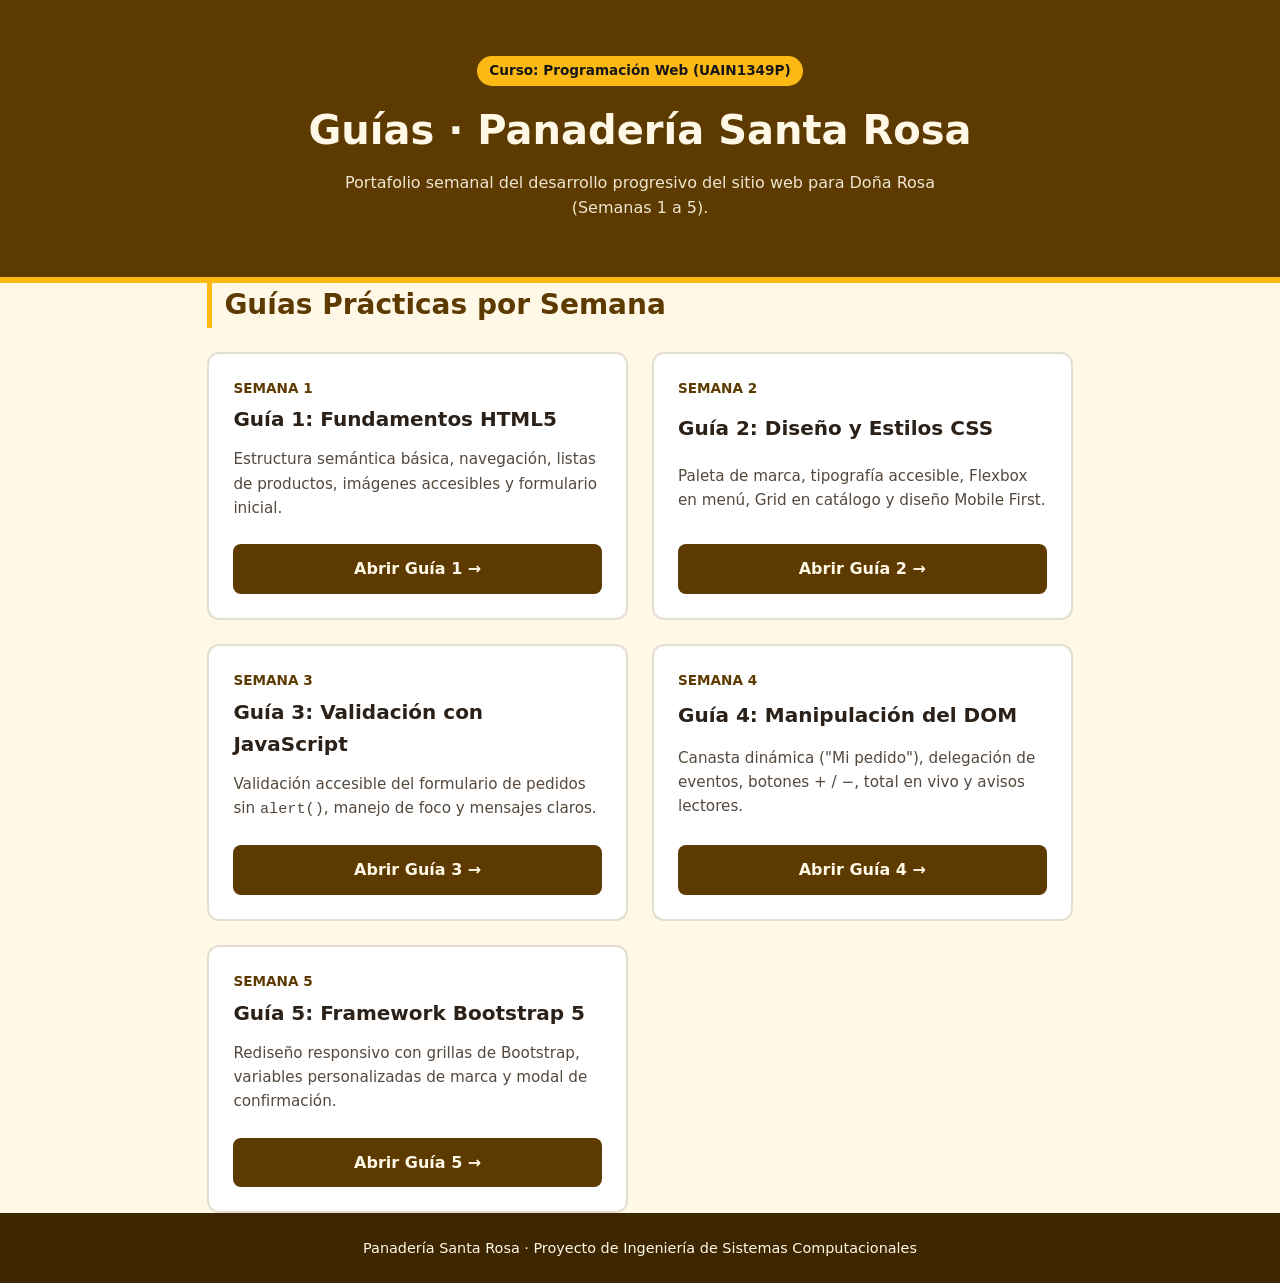
<file: index.html>
<!DOCTYPE html>
<html lang="es">
<head>
  <meta charset="UTF-8">
  <meta name="viewport" content="width=device-width, initial-scale=1.0">
  <title>Guías de Programación Web | Panadería Santa Rosa</title>
  <link rel="stylesheet" href="portal.css">
</head>
<body>
  <header class="hero">
    <div class="container">
      <span class="badge">Curso: Programación Web (UAIN1349P)</span>
      <h1>Guías · Panadería Santa Rosa</h1>
      <p>Portafolio semanal del desarrollo progresivo del sitio web para Doña Rosa (Semanas 1 a 5).</p>
    </div>
  </header>

  <main class="container">
    <section aria-labelledby="titulo-guias">
      <h2 id="titulo-guias">Guías Prácticas por Semana</h2>
      <div class="grid-guias">
        
        <!-- Guía 1 -->
        <article class="card-guia">
          <div class="semana">Semana 1</div>
          <h3>Guía 1: Fundamentos HTML5</h3>
          <p>Estructura semántica básica, navegación, listas de productos, imágenes accesibles y formulario inicial.</p>
          <a href="guia-1/index.html" class="btn-guia">Abrir Guía 1 →</a>
        </article>

        <!-- Guía 2 -->
        <article class="card-guia">
          <div class="semana">Semana 2</div>
          <h3>Guía 2: Diseño y Estilos CSS</h3>
          <p>Paleta de marca, tipografía accesible, Flexbox en menú, Grid en catálogo y diseño Mobile First.</p>
          <a href="guia-2/index.html" class="btn-guia">Abrir Guía 2 →</a>
        </article>

        <!-- Guía 3 -->
        <article class="card-guia">
          <div class="semana">Semana 3</div>
          <h3>Guía 3: Validación con JavaScript</h3>
          <p>Validación accesible del formulario de pedidos sin <code>alert()</code>, manejo de foco y mensajes claros.</p>
          <a href="guia-3/pedidos.html" class="btn-guia">Abrir Guía 3 →</a>
        </article>

        <!-- Guía 4 -->
        <article class="card-guia">
          <div class="semana">Semana 4</div>
          <h3>Guía 4: Manipulación del DOM</h3>
          <p>Canasta dinámica ("Mi pedido"), delegación de eventos, botones + / −, total en vivo y avisos lectores.</p>
          <a href="guia-4/index.html" class="btn-guia">Abrir Guía 4 →</a>
        </article>

        <!-- Guía 5 -->
        <article class="card-guia">
          <div class="semana">Semana 5</div>
          <h3>Guía 5: Framework Bootstrap 5</h3>
          <p>Rediseño responsivo con grillas de Bootstrap, variables personalizadas de marca y modal de confirmación.</p>
          <a href="guia-5/index.html" class="btn-guia">Abrir Guía 5 →</a>
        </article>

      </div>
    </section>
  </main>

  <footer class="footer">
    <p>Panadería Santa Rosa · Proyecto de Ingeniería de Sistemas Computacionales</p>
  </footer>
</body>
</html>
</file>
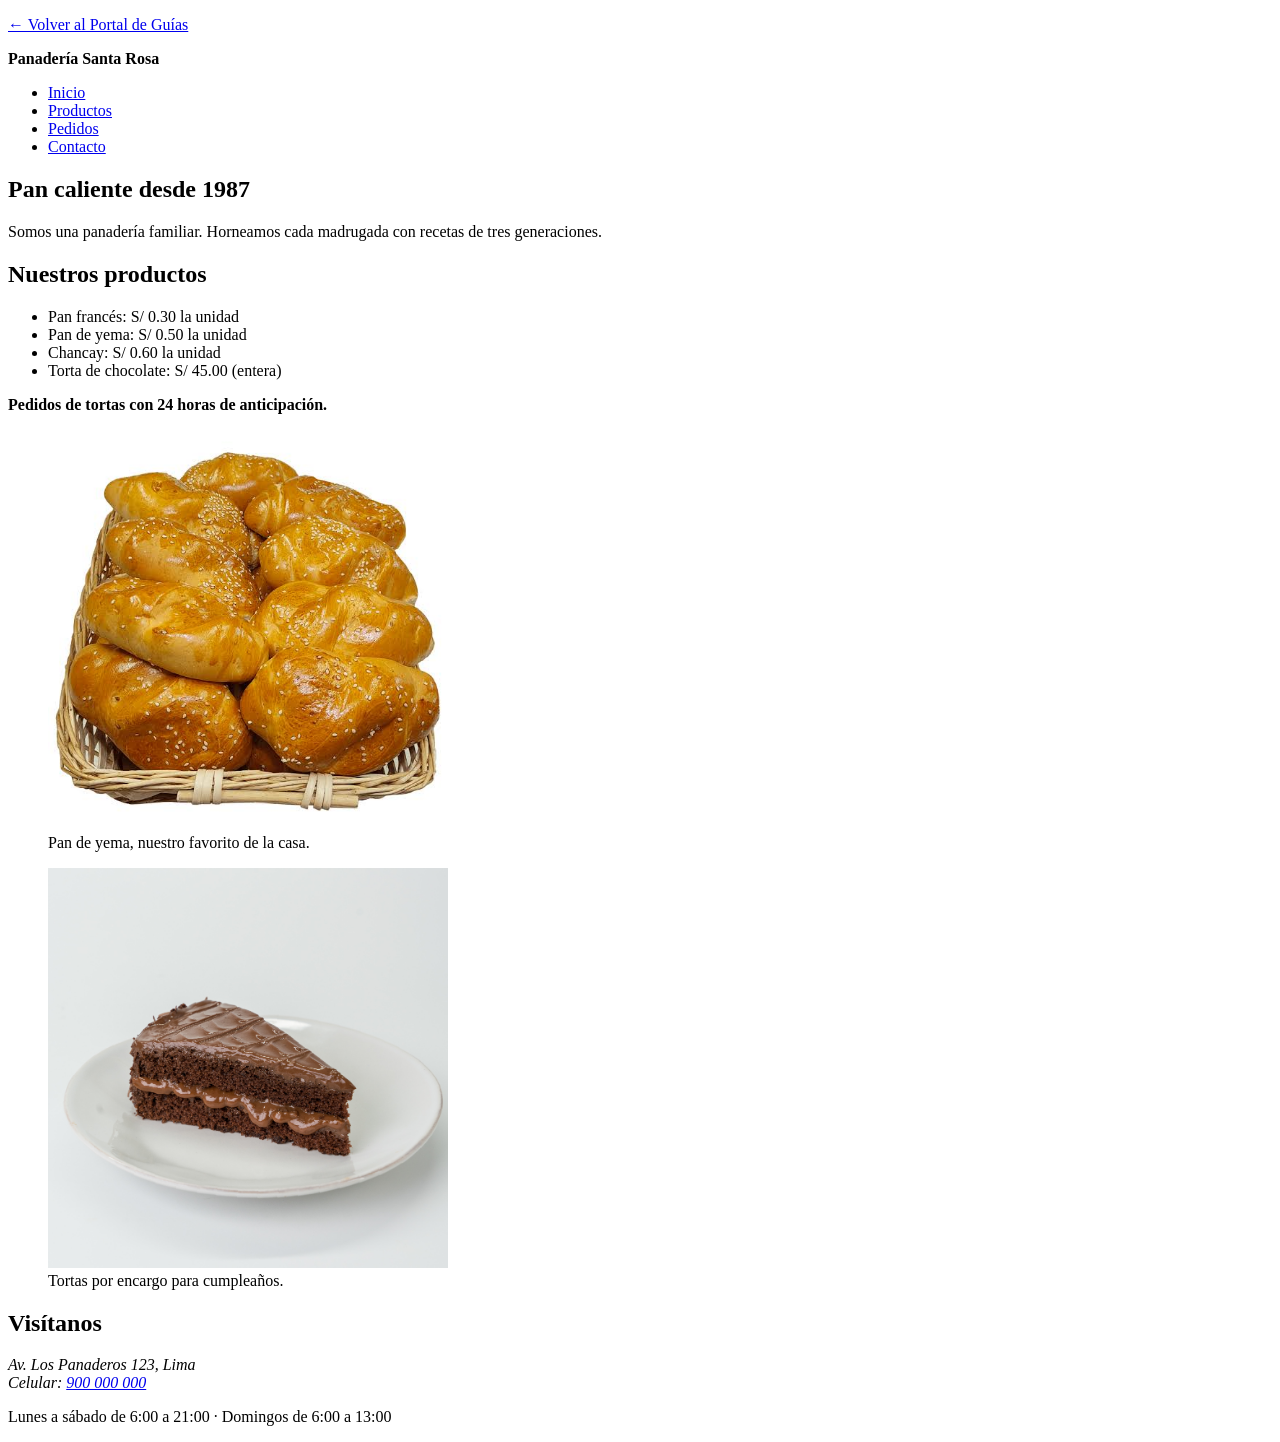
<file: guia-1/index.html>
<!DOCTYPE html>
<html lang="es">
<head>
  <meta charset="UTF-8">
  <meta name="viewport" content="width=device-width, initial-scale=1.0">
  <title>Panadería Santa Rosa | Pan caliente todos los días</title>
</head>
<body>
  <header>
    <p><a href="../index.html">← Volver al Portal de Guías</a></p>
    <p><strong>Panadería Santa Rosa</strong></p>
    <nav>
      <ul>
        <li><a href="index.html">Inicio</a></li>
        <li><a href="#productos">Productos</a></li>
        <li><a href="pedidos.html">Pedidos</a></li>
        <li><a href="#contacto">Contacto</a></li>
      </ul>
    </nav>
  </header>

  <main>
    <section>
      <h1>Pan caliente desde 1987</h1>
      <p>Somos una panadería familiar. Horneamos cada madrugada con recetas de tres generaciones.</p>
    </section>

    <section id="productos">
      <h2>Nuestros productos</h2>
      <ul>
        <li>Pan francés: S/ 0.30 la unidad</li>
        <li>Pan de yema: S/ 0.50 la unidad</li>
        <li>Chancay: S/ 0.60 la unidad</li>
        <li>Torta de chocolate: S/ 45.00 (entera)</li>
      </ul>
      <p><strong>Pedidos de tortas con 24 horas de anticipación.</strong></p>

      <figure>
        <img src="img/pan-yema.jpg" alt="Canasta de panes de yema dorados recién horneados" width="400">
        <figcaption>Pan de yema, nuestro favorito de la casa.</figcaption>
      </figure>
      <figure>
        <img src="img/tortas.jpg" alt="Torta de chocolate de dos pisos decorada con fresas" width="400">
        <figcaption>Tortas por encargo para cumpleaños.</figcaption>
      </figure>
    </section>
  </main>

  <footer id="contacto">
    <h2>Visítanos</h2>
    <address>
      Av. Los Panaderos 123, Lima<br>
      Celular: <a href="tel:+51900000000">900 000 000</a>
    </address>
    <p>Lunes a sábado de 6:00 a 21:00 · Domingos de 6:00 a 13:00</p>
  </footer>
</body>
</html>
</file>
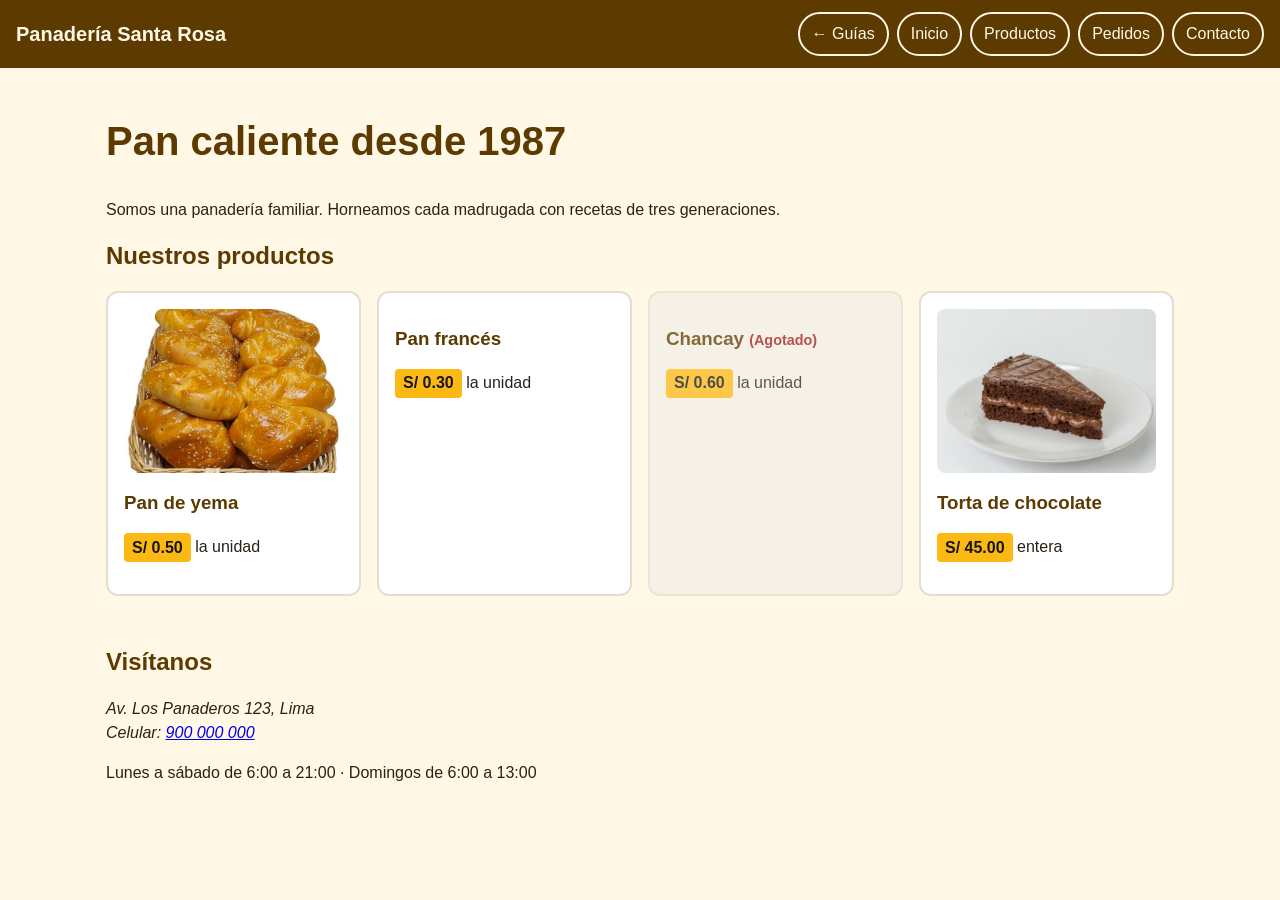
<file: guia-2/index.html>
<!DOCTYPE html>
<html lang="es">
<head>
  <meta charset="UTF-8">
  <meta name="viewport" content="width=device-width, initial-scale=1.0">
  <title>Panadería Santa Rosa | Pan caliente todos los días</title>
  <link rel="stylesheet" href="css/estilos.css">
</head>
<body>
  <header>
    <p><strong>Panadería Santa Rosa</strong></p>
    <nav>
      <ul>
        <li><a href="../index.html">← Guías</a></li>
        <li><a href="index.html">Inicio</a></li>
        <li><a href="#productos">Productos</a></li>
        <li><a href="pedidos.html">Pedidos</a></li>
        <li><a href="#contacto">Contacto</a></li>
      </ul>
    </nav>
  </header>

  <main>
    <section>
      <h1>Pan caliente desde 1987</h1>
      <p>Somos una panadería familiar. Horneamos cada madrugada con recetas de tres generaciones.</p>
    </section>

    <section id="productos">
      <h2>Nuestros productos</h2>
      <div class="catalogo">
        <article class="producto">
          <img src="img/pan-yema.jpg" alt="Canasta de panes de yema dorados recién horneados">
          <h3>Pan de yema</h3>
          <p><span class="precio">S/ 0.50</span> la unidad</p>
        </article>
        <article class="producto">
          <h3>Pan francés</h3>
          <p><span class="precio">S/ 0.30</span> la unidad</p>
        </article>
        <article class="producto agotado">
          <h3>Chancay <span class="etiqueta-agotado">(Agotado)</span></h3>
          <p><span class="precio">S/ 0.60</span> la unidad</p>
        </article>
        <article class="producto">
          <img src="img/tortas.jpg" alt="Torta de chocolate de dos pisos decorada con fresas">
          <h3>Torta de chocolate</h3>
          <p><span class="precio">S/ 45.00</span> entera</p>
        </article>
      </div>
    </section>
  </main>

  <footer id="contacto">
    <h2>Visítanos</h2>
    <address>
      Av. Los Panaderos 123, Lima<br>
      Celular: <a href="tel:+51900000000">900 000 000</a>
    </address>
    <p>Lunes a sábado de 6:00 a 21:00 · Domingos de 6:00 a 13:00</p>
  </footer>
</body>
</html>
</file>
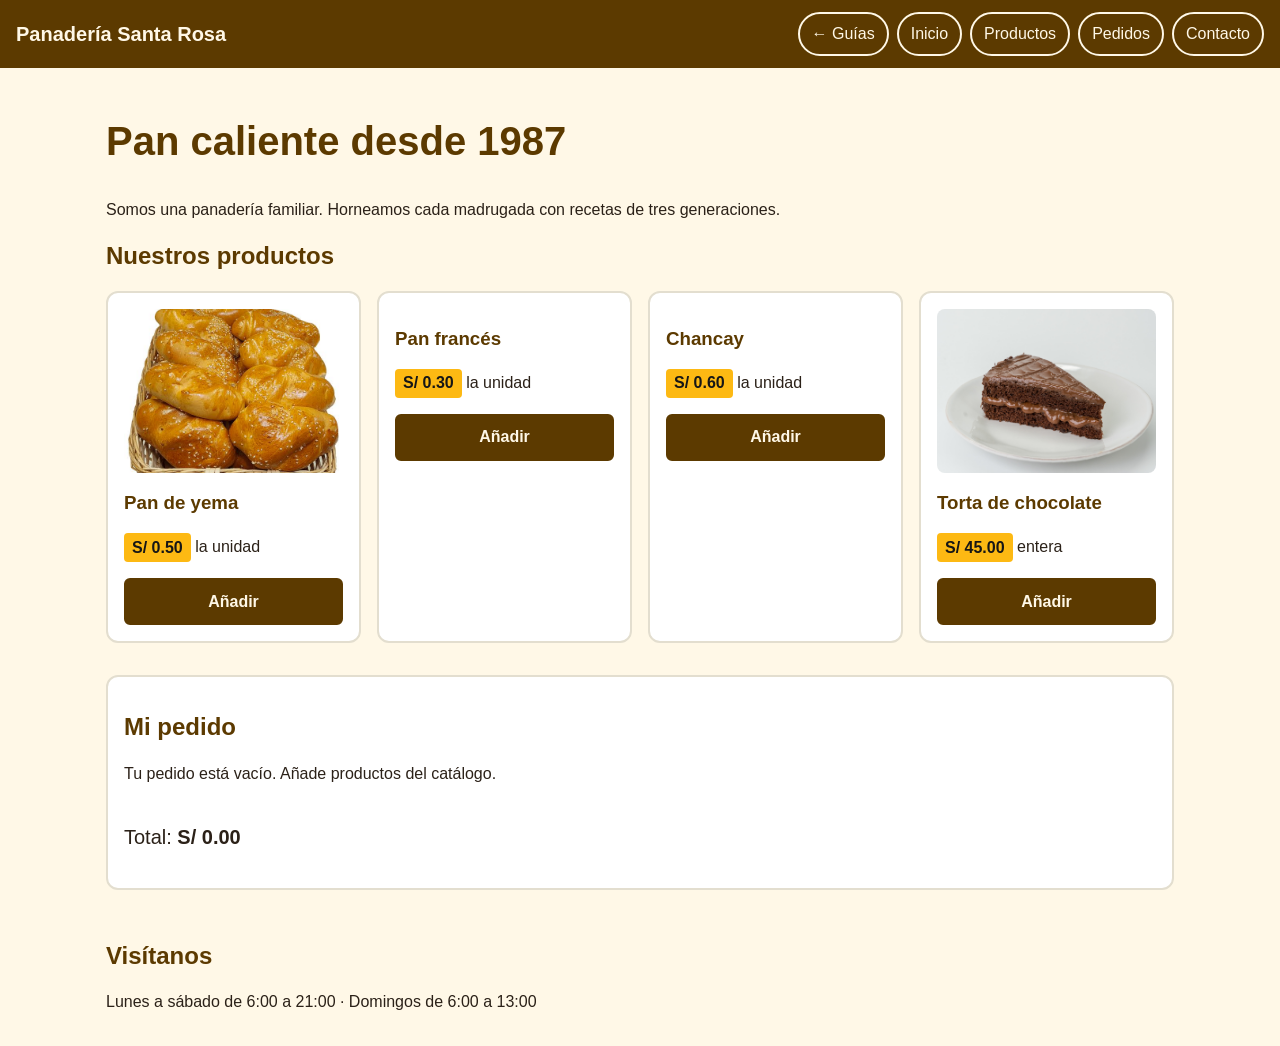
<file: guia-4/index.html>
<!DOCTYPE html>
<html lang="es">
<head>
  <meta charset="UTF-8">
  <meta name="viewport" content="width=device-width, initial-scale=1.0">
  <title>Panadería Santa Rosa | Pan caliente todos los días</title>
  <link rel="stylesheet" href="css/estilos.css">
  <script src="js/pedido.js" defer></script>
</head>
<body>
  <header>
    <p><strong>Panadería Santa Rosa</strong></p>
    <nav>
      <ul>
        <li><a href="../index.html">← Guías</a></li>
        <li><a href="index.html">Inicio</a></li>
        <li><a href="#productos">Productos</a></li>
        <li><a href="pedidos.html">Pedidos</a></li>
        <li><a href="#contacto">Contacto</a></li>
      </ul>
    </nav>
  </header>

  <main>
    <section>
      <h1>Pan caliente desde 1987</h1>
      <p>Somos una panadería familiar. Horneamos cada madrugada con recetas de tres generaciones.</p>
    </section>

    <section id="productos">
      <h2>Nuestros productos</h2>
      <div class="catalogo">
        <article class="producto" data-nombre="Pan de yema" data-precio="0.50">
          <img src="img/pan-yema.jpg" alt="Canasta de panes de yema dorados recién horneados">
          <h3>Pan de yema</h3>
          <p><span class="precio">S/ 0.50</span> la unidad</p>
          <button type="button" class="btn-anadir">Añadir</button>
        </article>
        <article class="producto" data-nombre="Pan francés" data-precio="0.30">
          <h3>Pan francés</h3>
          <p><span class="precio">S/ 0.30</span> la unidad</p>
          <button type="button" class="btn-anadir">Añadir</button>
        </article>
        <article class="producto" data-nombre="Chancay" data-precio="0.60">
          <h3>Chancay</h3>
          <p><span class="precio">S/ 0.60</span> la unidad</p>
          <button type="button" class="btn-anadir">Añadir</button>
        </article>
        <article class="producto" data-nombre="Torta de chocolate" data-precio="45.00">
          <img src="img/tortas.jpg" alt="Torta de chocolate de dos pisos decorada con fresas">
          <h3>Torta de chocolate</h3>
          <p><span class="precio">S/ 45.00</span> entera</p>
          <button type="button" class="btn-anadir">Añadir</button>
        </article>
      </div>
    </section>

    <section id="mi-pedido" aria-labelledby="titulo-pedido">
      <h2 id="titulo-pedido" tabindex="-1">Mi pedido</h2>
      <p id="pedido-vacio">Tu pedido está vacío. Añade productos del catálogo.</p>
      <ul id="lista-pedido"></ul>
      <div id="sugerencia-honesta" hidden>
        <p>¿Añadir mantequilla artesanal por S/ 2.50? <button type="button" id="btn-mantequilla">Añadir mantequilla</button></p>
      </div>
      <p class="total">Total: <strong id="total">S/ 0.00</strong></p>
      <button type="button" id="btn-vaciar" class="btn-quitar" hidden>Vaciar pedido</button>
      <p id="aviso" class="solo-lector" role="status"></p>
    </section>
  </main>

  <footer id="contacto">
    <h2>Visítanos</h2>
    <p>Lunes a sábado de 6:00 a 21:00 · Domingos de 6:00 a 13:00</p>
  </footer>
</body>
</html>
</file>
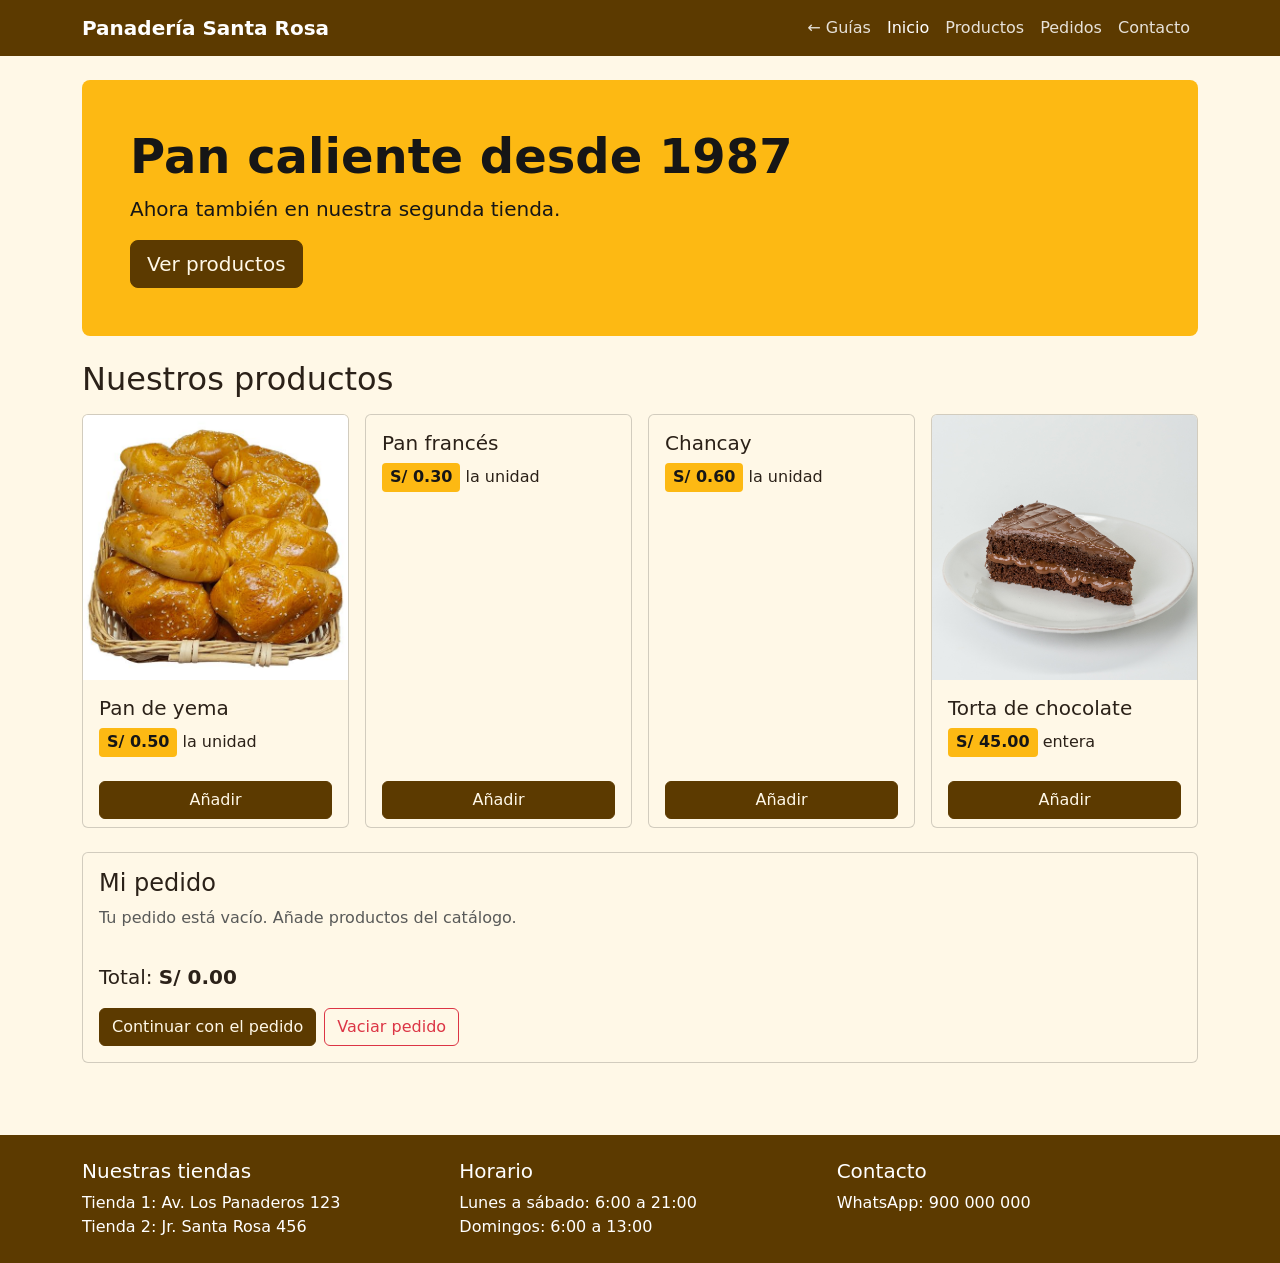
<file: guia-5/index.html>
<!DOCTYPE html>
<html lang="es">
<head>
  <meta charset="UTF-8">
  <meta name="viewport" content="width=device-width, initial-scale=1">
  <title>Panadería Santa Rosa | Pan caliente todos los días</title>
  <!-- 1. Estilos de Bootstrap 5.3.8 -->
  <link rel="stylesheet"
    href="https://cdn.jsdelivr.net/npm/bootstrap@5.3.8/dist/css/bootstrap.min.css"
    integrity="sha384-sRIl4kxILFvY47J16cr9ZwB07vP4J8+LH7qKQnuqkuIAvNWLzeN8tE5YBujZqJLB"
    crossorigin="anonymous">
  <!-- 2. Tus estilos, siempre después -->
  <link rel="stylesheet" href="css/marca.css">
  <!-- 3. JavaScript de Bootstrap y el tuyo -->
  <script
    src="https://cdn.jsdelivr.net/npm/bootstrap@5.3.8/dist/js/bootstrap.bundle.min.js"
    integrity="sha384-FKyoEForCGlyvwx9Hj09JcYn3nv7wiPVlz7YYwJrWVcXK/BmnVDxM+D2scQbITxI"
    crossorigin="anonymous" defer></script>
  <script src="js/pedido.js" defer></script>
  <script src="js/vaciar.js" defer></script>
</head>
<body>
  <nav class="navbar navbar-expand-md navbar-dark bg-cafe">
    <div class="container">
      <a class="navbar-brand fw-bold" href="index.html">Panadería Santa Rosa</a>
      <button class="navbar-toggler" type="button"
              data-bs-toggle="collapse" data-bs-target="#menu"
              aria-controls="menu" aria-expanded="false" aria-label="Abrir menú">
        <span class="navbar-toggler-icon"></span>
      </button>
      <div class="collapse navbar-collapse" id="menu">
        <ul class="navbar-nav ms-auto">
          <li class="nav-item"><a class="nav-link" href="../index.html">← Guías</a></li>
          <li class="nav-item"><a class="nav-link active" aria-current="page" href="index.html">Inicio</a></li>
          <li class="nav-item"><a class="nav-link" href="#productos">Productos</a></li>
          <li class="nav-item"><a class="nav-link" href="pedidos.html">Pedidos</a></li>
          <li class="nav-item"><a class="nav-link" href="#contacto">Contacto</a></li>
        </ul>
      </div>
    </div>
  </nav>

  <main class="container py-4">
    <section class="p-4 p-md-5 mb-4 rounded-3 bg-amarillo">
      <h1 class="display-5 fw-bold">Pan caliente desde 1987</h1>
      <p class="lead">Ahora también en nuestra segunda tienda.</p>
      <a class="btn btn-marca btn-lg" href="#productos">Ver productos</a>
    </section>

    <section id="productos" class="mb-4">
      <h2 class="mb-3">Nuestros productos</h2>
      <div class="catalogo row row-cols-1 row-cols-sm-2 row-cols-lg-4 g-3">
        <div class="col">
          <article class="producto card h-100" data-nombre="Pan de yema" data-precio="0.50">
            <img src="img/pan-yema.jpg" class="card-img-top" alt="Canasta de panes de yema dorados recién horneados">
            <div class="card-body">
              <h3 class="card-title h5">Pan de yema</h3>
              <p class="card-text"><span class="precio">S/ 0.50</span> la unidad</p>
            </div>
            <div class="card-footer bg-transparent border-0">
              <button type="button" class="btn btn-marca w-100 btn-anadir">Añadir</button>
            </div>
          </article>
        </div>

        <div class="col">
          <article class="producto card h-100" data-nombre="Pan francés" data-precio="0.30">
            <div class="card-body">
              <h3 class="card-title h5">Pan francés</h3>
              <p class="card-text"><span class="precio">S/ 0.30</span> la unidad</p>
            </div>
            <div class="card-footer bg-transparent border-0">
              <button type="button" class="btn btn-marca w-100 btn-anadir">Añadir</button>
            </div>
          </article>
        </div>

        <div class="col">
          <article class="producto card h-100" data-nombre="Chancay" data-precio="0.60">
            <div class="card-body">
              <h3 class="card-title h5">Chancay</h3>
              <p class="card-text"><span class="precio">S/ 0.60</span> la unidad</p>
            </div>
            <div class="card-footer bg-transparent border-0">
              <button type="button" class="btn btn-marca w-100 btn-anadir">Añadir</button>
            </div>
          </article>
        </div>

        <div class="col">
          <article class="producto card h-100" data-nombre="Torta de chocolate" data-precio="45.00">
            <img src="img/tortas.jpg" class="card-img-top" alt="Torta de chocolate de dos pisos decorada con fresas">
            <div class="card-body">
              <h3 class="card-title h5">Torta de chocolate</h3>
              <p class="card-text"><span class="precio">S/ 45.00</span> entera</p>
            </div>
            <div class="card-footer bg-transparent border-0">
              <button type="button" class="btn btn-marca w-100 btn-anadir">Añadir</button>
            </div>
          </article>
        </div>
      </div>
    </section>

    <section id="mi-pedido" class="card p-3 mb-4" aria-labelledby="titulo-pedido">
      <h2 id="titulo-pedido" class="h4" tabindex="-1">Mi pedido</h2>
      <p id="pedido-vacio" class="text-body-secondary">Tu pedido está vacío. Añade productos del catálogo.</p>
      <ul id="lista-pedido" class="list-unstyled mb-3"></ul>
      <p class="fs-5">Total: <strong id="total">S/ 0.00</strong></p>
      <div class="d-flex flex-wrap gap-2">
        <a href="pedidos.html" class="btn btn-marca">Continuar con el pedido</a>
        <button type="button" class="btn btn-outline-danger" data-bs-toggle="modal" data-bs-target="#modalVaciar">Vaciar pedido</button>
      </div>
      <p id="aviso" class="visually-hidden" role="status"></p>
    </section>
  </main>

  <!-- Modal -->
  <div class="modal fade" id="modalVaciar" tabindex="-1" aria-labelledby="modalVaciarTitulo" aria-hidden="true">
    <div class="modal-dialog modal-dialog-centered">
      <div class="modal-content">
        <div class="modal-header">
          <h2 class="modal-title fs-5" id="modalVaciarTitulo">¿Vaciar tu pedido?</h2>
          <button type="button" class="btn-close" data-bs-dismiss="modal" aria-label="Cerrar"></button>
        </div>
        <div class="modal-body">
          Se quitarán todos los productos. Esta acción no se puede deshacer.
        </div>
        <div class="modal-footer">
          <button type="button" class="btn btn-outline-secondary" data-bs-dismiss="modal">Cancelar</button>
          <button type="button" class="btn btn-danger" id="confirmarVaciar" data-bs-dismiss="modal">Sí, vaciar</button>
        </div>
      </div>
    </div>
  </div>

  <footer id="contacto" class="bg-cafe text-white py-4 mt-4">
    <div class="container">
      <div class="row g-3">
        <div class="col-md-4">
          <h2 class="h5">Nuestras tiendas</h2>
          <p class="mb-0">Tienda 1: Av. Los Panaderos 123<br>Tienda 2: Jr. Santa Rosa 456</p>
        </div>
        <div class="col-md-4">
          <h2 class="h5">Horario</h2>
          <p class="mb-0">Lunes a sábado: 6:00 a 21:00<br>Domingos: 6:00 a 13:00</p>
        </div>
        <div class="col-md-4">
          <h2 class="h5">Contacto</h2>
          <p class="mb-0">WhatsApp: 900 000 000</p>
        </div>
      </div>
    </div>
  </footer>
</body>
</html>
</file>
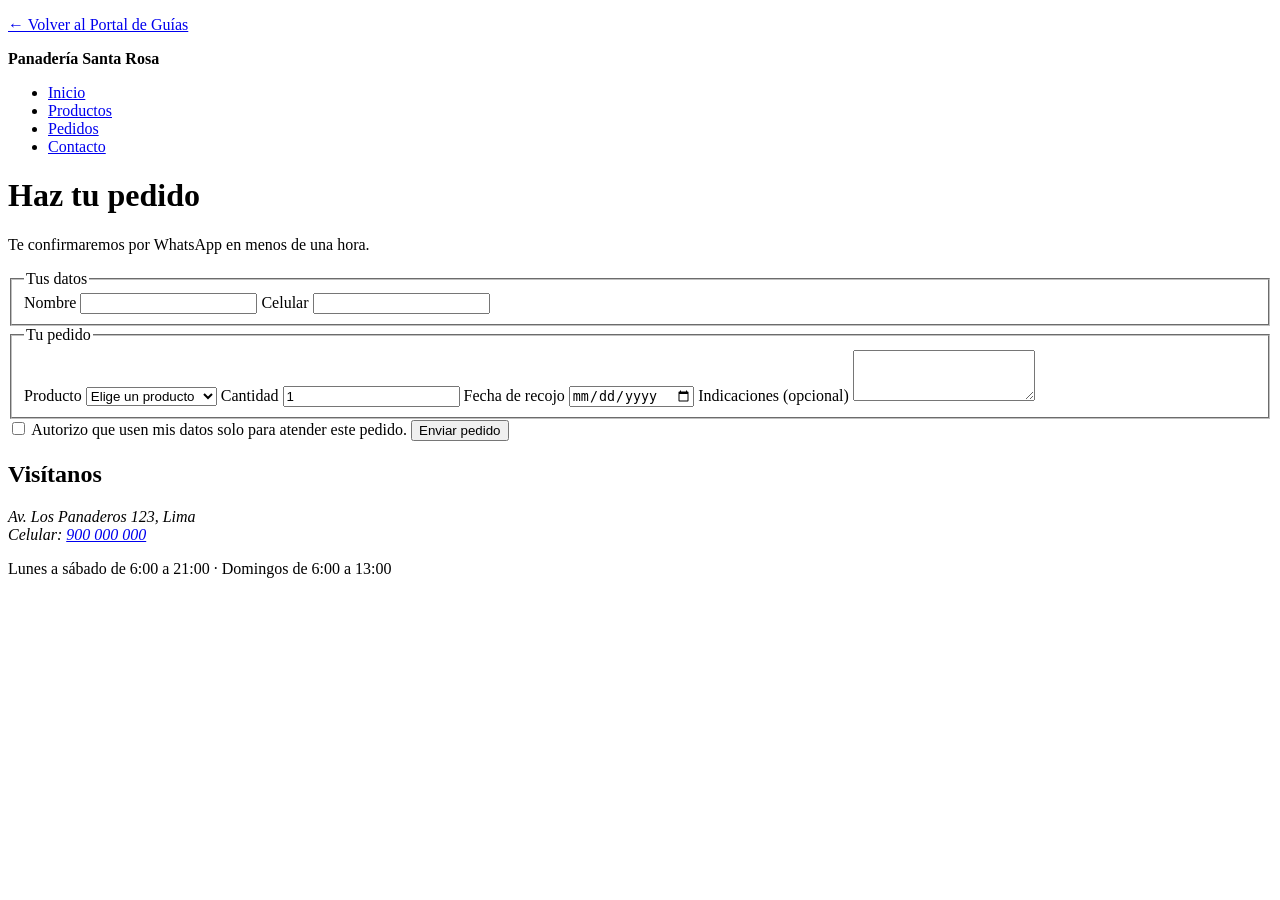
<file: guia-1/pedidos.html>
<!DOCTYPE html>
<html lang="es">
<head>
  <meta charset="UTF-8">
  <meta name="viewport" content="width=device-width, initial-scale=1.0">
  <title>Pedidos | Panadería Santa Rosa</title>
</head>
<body>
  <header>
    <p><a href="../index.html">← Volver al Portal de Guías</a></p>
    <p><strong>Panadería Santa Rosa</strong></p>
    <nav>
      <ul>
        <li><a href="index.html">Inicio</a></li>
        <li><a href="index.html#productos">Productos</a></li>
        <li><a href="pedidos.html">Pedidos</a></li>
        <li><a href="index.html#contacto">Contacto</a></li>
      </ul>
    </nav>
  </header>

  <main>
    <h1>Haz tu pedido</h1>
    <p>Te confirmaremos por WhatsApp en menos de una hora.</p>
    <form action="#">
      <fieldset>
        <legend>Tus datos</legend>
        <label for="nombre">Nombre</label>
        <input type="text" id="nombre" name="nombre" required>
        <label for="celular">Celular</label>
        <input type="tel" id="celular" name="celular" required>
      </fieldset>
      <fieldset>
        <legend>Tu pedido</legend>
        <label for="producto">Producto</label>
        <select id="producto" name="producto" required>
          <option value="">Elige un producto</option>
          <option>Pan francés</option>
          <option>Pan de yema</option>
          <option>Chancay</option>
          <option>Torta de chocolate</option>
        </select>
        <label for="cantidad">Cantidad</label>
        <input type="number" id="cantidad" name="cantidad" min="1" value="1" required>
        <label for="fecha">Fecha de recojo</label>
        <input type="date" id="fecha" name="fecha" required>
        <label for="notas">Indicaciones (opcional)</label>
        <textarea id="notas" name="notas" rows="3"></textarea>
      </fieldset>
      <input type="checkbox" id="consentimiento" name="consentimiento" required>
      <label for="consentimiento">Autorizo que usen mis datos solo para atender este pedido.</label>
      <button type="submit">Enviar pedido</button>
    </form>
  </main>

  <footer id="contacto">
    <h2>Visítanos</h2>
    <address>
      Av. Los Panaderos 123, Lima<br>
      Celular: <a href="tel:+51900000000">900 000 000</a>
    </address>
    <p>Lunes a sábado de 6:00 a 21:00 · Domingos de 6:00 a 13:00</p>
  </footer>
</body>
</html>
</file>
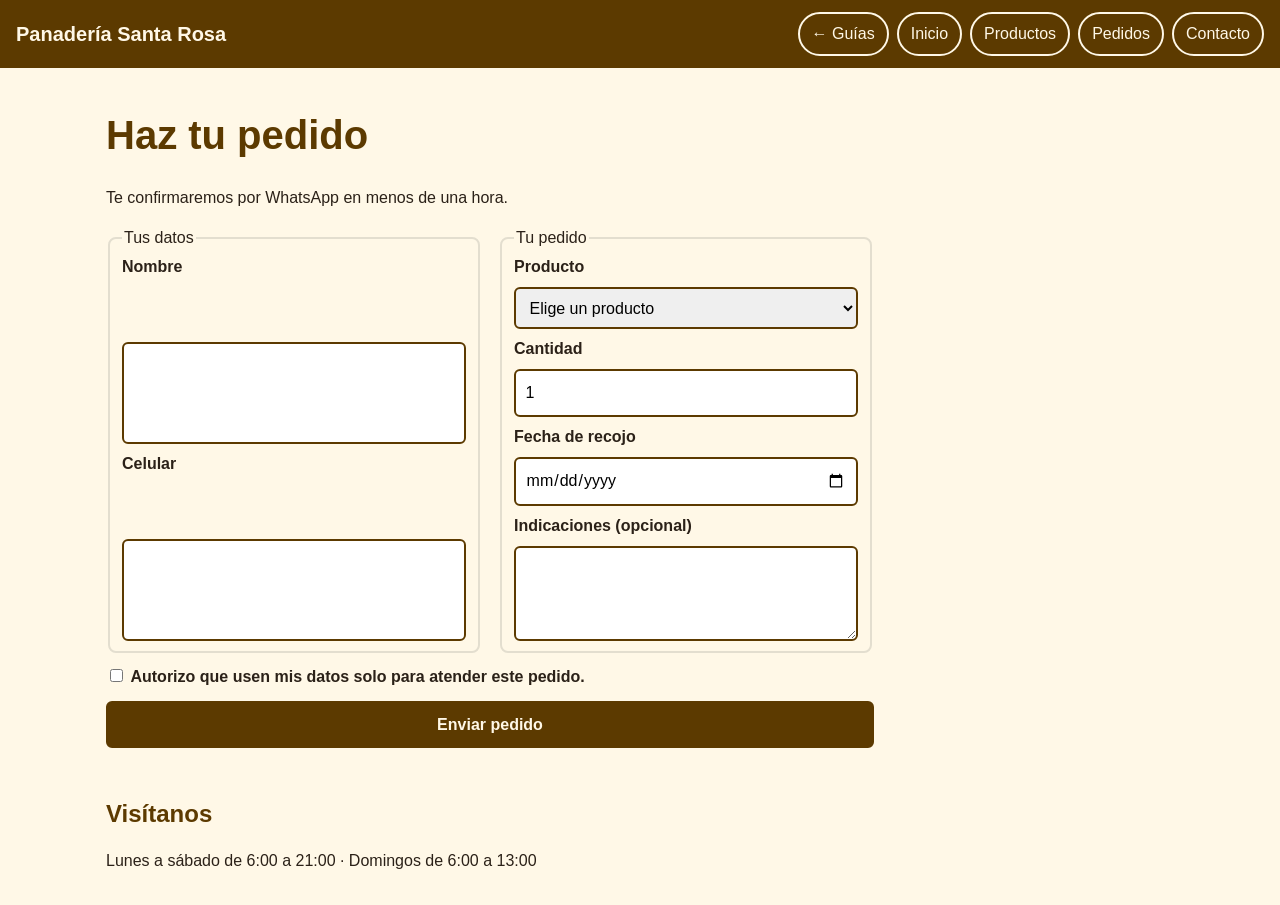
<file: guia-2/pedidos.html>
<!DOCTYPE html>
<html lang="es">
<head>
  <meta charset="UTF-8">
  <meta name="viewport" content="width=device-width, initial-scale=1.0">
  <title>Pedidos | Panadería Santa Rosa</title>
  <link rel="stylesheet" href="css/estilos.css">
</head>
<body>
  <header>
    <p><strong>Panadería Santa Rosa</strong></p>
    <nav>
      <ul>
        <li><a href="../index.html">← Guías</a></li>
        <li><a href="index.html">Inicio</a></li>
        <li><a href="index.html#productos">Productos</a></li>
        <li><a href="pedidos.html">Pedidos</a></li>
        <li><a href="index.html#contacto">Contacto</a></li>
      </ul>
    </nav>
  </header>

  <main>
    <h1>Haz tu pedido</h1>
    <p>Te confirmaremos por WhatsApp en menos de una hora.</p>
    <form action="#">
      <div class="grid-form">
        <fieldset>
          <legend>Tus datos</legend>
          <label for="nombre">Nombre</label>
          <input type="text" id="nombre" name="nombre" required>
          <label for="celular">Celular</label>
          <input type="tel" id="celular" name="celular" required>
        </fieldset>
        <fieldset>
          <legend>Tu pedido</legend>
          <label for="producto">Producto</label>
          <select id="producto" name="producto" required>
            <option value="">Elige un producto</option>
            <option>Pan francés</option>
            <option>Pan de yema</option>
            <option>Chancay</option>
            <option>Torta de chocolate</option>
          </select>
          <label for="cantidad">Cantidad</label>
          <input type="number" id="cantidad" name="cantidad" min="1" value="1" required>
          <label for="fecha">Fecha de recojo</label>
          <input type="date" id="fecha" name="fecha" required>
          <label for="notas">Indicaciones (opcional)</label>
          <textarea id="notas" name="notas" rows="3"></textarea>
        </fieldset>
      </div>
      <div>
        <input type="checkbox" id="consentimiento" name="consentimiento" required>
        <label for="consentimiento">Autorizo que usen mis datos solo para atender este pedido.</label>
      </div>
      <button type="submit">Enviar pedido</button>
    </form>
  </main>

  <footer id="contacto">
    <h2>Visítanos</h2>
    <p>Lunes a sábado de 6:00 a 21:00 · Domingos de 6:00 a 13:00</p>
  </footer>
</body>
</html>
</file>
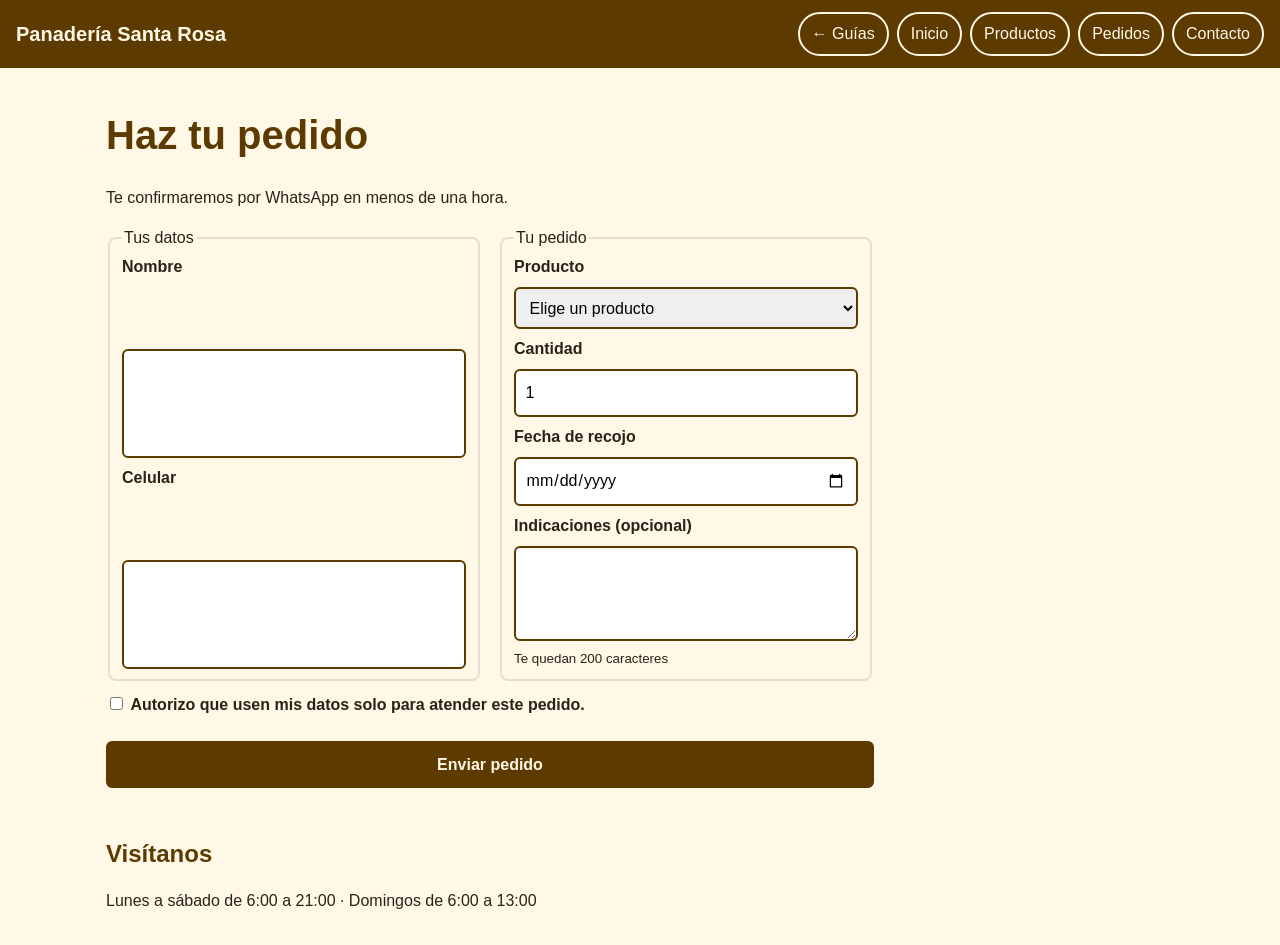
<file: guia-3/pedidos.html>
<!DOCTYPE html>
<html lang="es">
<head>
  <meta charset="UTF-8">
  <meta name="viewport" content="width=device-width, initial-scale=1.0">
  <title>Pedidos | Panadería Santa Rosa</title>
  <link rel="stylesheet" href="css/estilos.css">
  <script src="js/app.js" defer></script>
</head>
<body>
  <header>
    <p><strong>Panadería Santa Rosa</strong></p>
    <nav>
      <ul>
        <li><a href="../index.html">← Guías</a></li>
        <li><a href="index.html">Inicio</a></li>
        <li><a href="index.html#productos">Productos</a></li>
        <li><a href="pedidos.html">Pedidos</a></li>
        <li><a href="index.html#contacto">Contacto</a></li>
      </ul>
    </nav>
  </header>

  <main>
    <h1>Haz tu pedido</h1>
    <p>Te confirmaremos por WhatsApp en menos de una hora.</p>
    <form action="#" novalidate>
      <div class="grid-form">
        <fieldset>
          <legend>Tus datos</legend>
          <label for="nombre">Nombre</label>
          <input type="text" id="nombre" name="nombre" required aria-describedby="error-nombre">
          <p class="error" id="error-nombre"></p>

          <label for="celular">Celular</label>
          <input type="tel" id="celular" name="celular" required aria-describedby="error-celular">
          <p class="error" id="error-celular"></p>
        </fieldset>

        <fieldset>
          <legend>Tu pedido</legend>
          <label for="producto">Producto</label>
          <select id="producto" name="producto" required aria-describedby="error-producto">
            <option value="">Elige un producto</option>
            <option value="Pan francés">Pan francés (S/ 0.30)</option>
            <option value="Pan de yema">Pan de yema (S/ 0.50)</option>
            <option value="Chancay">Chancay (S/ 0.60)</option>
            <option value="Torta de chocolate">Torta de chocolate (S/ 45.00)</option>
          </select>
          <p class="error" id="error-producto"></p>

          <label for="cantidad">Cantidad</label>
          <input type="number" id="cantidad" name="cantidad" min="1" value="1" required aria-describedby="error-cantidad">
          <p class="error" id="error-cantidad"></p>

          <label for="fecha">Fecha de recojo</label>
          <input type="date" id="fecha" name="fecha" required aria-describedby="error-fecha">
          <p class="error" id="error-fecha"></p>

          <label for="notas">Indicaciones (opcional)</label>
          <textarea id="notas" name="notas" rows="3" maxlength="200"></textarea>
          <small id="contador-notas">Te quedan 200 caracteres</small>
        </fieldset>
      </div>

      <div>
        <input type="checkbox" id="consentimiento" name="consentimiento" required aria-describedby="error-consentimiento">
        <label for="consentimiento">Autorizo que usen mis datos solo para atender este pedido.</label>
        <p class="error" id="error-consentimiento"></p>
      </div>

      <div id="estado" role="status"></div>
      <button type="submit">Enviar pedido</button>
    </form>
  </main>

  <footer id="contacto">
    <h2>Visítanos</h2>
    <p>Lunes a sábado de 6:00 a 21:00 · Domingos de 6:00 a 13:00</p>
  </footer>
</body>
</html>
</file>
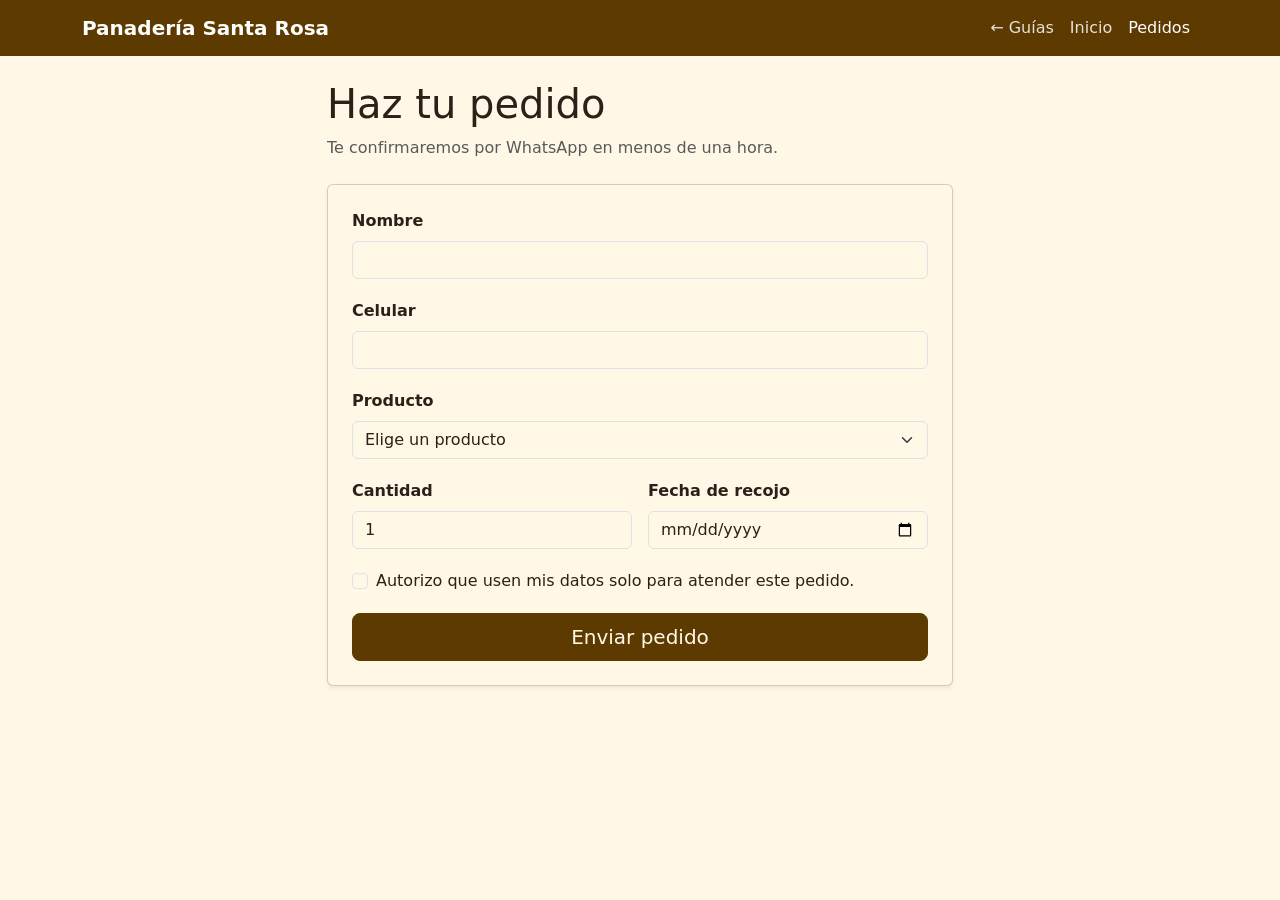
<file: guia-5/pedidos.html>
<!DOCTYPE html>
<html lang="es">
<head>
  <meta charset="UTF-8">
  <meta name="viewport" content="width=device-width, initial-scale=1">
  <title>Pedidos | Panadería Santa Rosa</title>
  <link rel="stylesheet"
    href="https://cdn.jsdelivr.net/npm/bootstrap@5.3.8/dist/css/bootstrap.min.css"
    integrity="sha384-sRIl4kxILFvY47J16cr9ZwB07vP4J8+LH7qKQnuqkuIAvNWLzeN8tE5YBujZqJLB"
    crossorigin="anonymous">
  <link rel="stylesheet" href="css/marca.css">
  <script
    src="https://cdn.jsdelivr.net/npm/bootstrap@5.3.8/dist/js/bootstrap.bundle.min.js"
    integrity="sha384-FKyoEForCGlyvwx9Hj09JcYn3nv7wiPVlz7YYwJrWVcXK/BmnVDxM+D2scQbITxI"
    crossorigin="anonymous" defer></script>
  <script src="js/app.js" defer></script>
</head>
<body>
  <nav class="navbar navbar-expand-md navbar-dark bg-cafe">
    <div class="container">
      <a class="navbar-brand fw-bold" href="index.html">Panadería Santa Rosa</a>
      <div class="collapse navbar-collapse" id="menu">
        <ul class="navbar-nav ms-auto">
          <li class="nav-item"><a class="nav-link" href="../index.html">← Guías</a></li>
          <li class="nav-item"><a class="nav-link" href="index.html">Inicio</a></li>
          <li class="nav-item"><a class="nav-link active" href="pedidos.html">Pedidos</a></li>
        </ul>
      </div>
    </div>
  </nav>

  <main class="container py-4" style="max-width: 650px;">
    <h1 class="mb-2">Haz tu pedido</h1>
    <p class="text-body-secondary mb-4">Te confirmaremos por WhatsApp en menos de una hora.</p>

    <form action="#" novalidate class="card p-4 shadow-sm">
      <div class="mb-3">
        <label for="nombre" class="form-label fw-bold">Nombre</label>
        <input type="text" class="form-control" id="nombre" name="nombre" required aria-describedby="error-nombre">
        <p class="text-danger fw-bold small mt-1 mb-0" id="error-nombre"></p>
      </div>

      <div class="mb-3">
        <label for="celular" class="form-label fw-bold">Celular</label>
        <input type="tel" class="form-control" id="celular" name="celular" required aria-describedby="error-celular">
        <p class="text-danger fw-bold small mt-1 mb-0" id="error-celular"></p>
      </div>

      <div class="mb-3">
        <label for="producto" class="form-label fw-bold">Producto</label>
        <select class="form-select" id="producto" name="producto" required aria-describedby="error-producto">
          <option value="">Elige un producto</option>
          <option value="Pan francés">Pan francés</option>
          <option value="Pan de yema">Pan de yema</option>
          <option value="Chancay">Chancay</option>
          <option value="Torta de chocolate">Torta de chocolate</option>
        </select>
        <p class="text-danger fw-bold small mt-1 mb-0" id="error-producto"></p>
      </div>

      <div class="row g-3 mb-3">
        <div class="col-sm-6">
          <label for="cantidad" class="form-label fw-bold">Cantidad</label>
          <input type="number" class="form-control" id="cantidad" name="cantidad" min="1" value="1" required aria-describedby="error-cantidad">
          <p class="text-danger fw-bold small mt-1 mb-0" id="error-cantidad"></p>
        </div>
        <div class="col-sm-6">
          <label for="fecha" class="form-label fw-bold">Fecha de recojo</label>
          <input type="date" class="form-control" id="fecha" name="fecha" required aria-describedby="error-fecha">
          <p class="text-danger fw-bold small mt-1 mb-0" id="error-fecha"></p>
        </div>
      </div>

      <div class="form-check mb-3">
        <input class="form-check-input" type="checkbox" id="consentimiento" name="consentimiento" required aria-describedby="error-consentimiento">
        <label class="form-check-label" for="consentimiento">
          Autorizo que usen mis datos solo para atender este pedido.
        </label>
        <p class="text-danger fw-bold small mt-1 mb-0" id="error-consentimiento"></p>
      </div>

      <div id="estado" class="alert alert-warning fw-bold" role="status"></div>
      <button type="submit" class="btn btn-marca btn-lg w-100">Enviar pedido</button>
    </form>
  </main>
</body>
</html>
</file>
<file: portal.css>
:root {
  --cafe: #5C3A00;
  --cafe-oscuro: #3E2700;
  --amarillo: #FDB913;
  --crema: #FFF8E7;
  --texto: #2B2118;
  --blanco: #FFFFFF;
}

* {
  box-sizing: border-box;
  margin: 0;
  padding: 0;
}

body {
  font-family: system-ui, -apple-system, sans-serif;
  background-color: var(--crema);
  color: var(--texto);
  line-height: 1.6;
  display: flex;
  flex-direction: column;
  min-height: 100vh;
}

.container {
  max-width: 1100px;
  margin: 0 auto;
  padding: 0 1.25rem;
}

.hero {
  background-color: var(--cafe);
  color: var(--crema);
  padding: 3.5rem 0;
  text-align: center;
  border-bottom: 6px solid var(--amarillo);
}

.badge {
  display: inline-block;
  background-color: var(--amarillo);
  color: #161616;
  font-weight: 700;
  font-size: 0.85rem;
  padding: 0.25rem 0.75rem;
  border-radius: 999px;
  margin-bottom: 0.75rem;
}

.hero h1 {
  font-size: 2.5rem;
  margin-bottom: 0.5rem;
}

.hero p {
  max-width: 600px;
  margin: 0 auto;
  opacity: 0.9;
}

main {
  flex: 1;
  padding: 3rem 0;
}

h2 {
  color: var(--cafe);
  font-size: 1.75rem;
  margin-bottom: 1.5rem;
  border-left: 5px solid var(--amarillo);
  padding-left: 0.75rem;
}

.grid-guias {
  display: grid;
  grid-template-columns: repeat(auto-fit, minmax(290px, 1fr));
  gap: 1.5rem;
}

.card-guia {
  background: var(--blanco);
  border: 2px solid #E3DECF;
  border-radius: 12px;
  padding: 1.5rem;
  display: flex;
  flex-direction: column;
  justify-content: space-between;
  transition: transform 0.2s ease, box-shadow 0.2s ease;
}

.card-guia:hover {
  transform: translateY(-4px);
  box-shadow: 0 10px 20px rgba(92, 58, 0, 0.1);
  border-color: var(--amarillo);
}

.semana {
  font-size: 0.85rem;
  font-weight: 700;
  text-transform: uppercase;
  color: var(--cafe);
  margin-bottom: 0.25rem;
}

.card-guia h3 {
  font-size: 1.25rem;
  color: var(--texto);
  margin-bottom: 0.75rem;
}

.card-guia p {
  font-size: 0.95rem;
  color: #55483D;
  margin-bottom: 1.5rem;
}

.btn-guia {
  display: inline-block;
  text-align: center;
  background-color: var(--cafe);
  color: var(--crema);
  text-decoration: none;
  font-weight: 700;
  padding: 0.75rem 1rem;
  border-radius: 8px;
  transition: background-color 0.2s ease, color 0.2s ease;
}

.btn-guia:hover, .btn-guia:focus-visible {
  background-color: var(--amarillo);
  color: #161616;
  outline: 3px solid var(--cafe-oscuro);
  outline-offset: 2px;
}

.footer {
  background-color: var(--cafe-oscuro);
  color: var(--crema);
  text-align: center;
  padding: 1.5rem;
  font-size: 0.9rem;
}
</file>
<file: guia-2/css/estilos.css>
/* ===== 1. Base ===== */
*, *::before, *::after {
  box-sizing: border-box;
}

:root {
  --cafe: #5C3A00;
  --amarillo: #FDB913;
  --crema: #FFF8E7;
  --texto: #2B2118;
}

body {
  margin: 0;
  font-family: Arial, Helvetica, sans-serif;
  font-size: 1rem;
  line-height: 1.5;
  color: var(--texto);
  background: var(--crema);
}

img {
  max-width: 100%;
  height: auto;
  display: block;
}

main, footer {
  max-width: 1100px;
  margin: 0 auto;
  padding: 1rem;
}

/* ===== 2. Tipografía ===== */
h1, h2, h3 {
  color: var(--cafe);
  line-height: 1.2;
}

h1 { font-size: 2rem; }
h2 { font-size: 1.5rem; }

.precio {
  display: inline-block;
  background: var(--amarillo);
  color: #161616;
  font-weight: bold;
  padding: 0.15rem 0.5rem;
  border-radius: 4px;
}

/* ===== 3. Encabezado y menú ===== */
header {
  display: flex;
  flex-wrap: wrap;
  justify-content: space-between;
  align-items: center;
  gap: 0.5rem 1rem;
  padding: 0.75rem 1rem;
  background: var(--cafe);
  color: var(--crema);
}

header p {
  margin: 0;
  font-size: 1.25rem;
}

nav ul {
  display: flex;
  flex-wrap: wrap;
  gap: 0.5rem;
  list-style: none;
  margin: 0;
  padding: 0;
}

nav a {
  display: inline-block;
  padding: 0.5rem 0.75rem;
  color: var(--crema);
  text-decoration: none;
  border: 2px solid var(--crema);
  border-radius: 999px;
}

nav a:hover {
  background: var(--amarillo);
  color: #161616;
}

/* ===== 4. Catálogo ===== */
.catalogo {
  display: grid;
  gap: 1rem;
}

.producto {
  background: #FFFFFF;
  border: 2px solid #E3DECF;
  border-radius: 12px;
  padding: 1rem;
  transition: transform 0.2s ease;
}

.producto:hover {
  transform: translateY(-3px);
}

.producto.agotado {
  opacity: 0.75;
  background: #F4EFE6;
}

.etiqueta-agotado {
  color: #A11A1A;
  font-size: 0.9rem;
}

.producto img {
  border-radius: 8px;
  aspect-ratio: 4 / 3;
  object-fit: cover;
}

/* ===== 5. Responsividad (mobile first) ===== */
@media (min-width: 600px) {
  .catalogo {
    grid-template-columns: repeat(2, 1fr);
  }
}

@media (min-width: 1000px) {
  .catalogo {
    grid-template-columns: repeat(4, 1fr);
  }
  h1 {
    font-size: 2.5rem;
  }
  .grid-form {
    display: grid;
    grid-template-columns: 1fr 1fr;
    gap: 1rem;
  }
}

/* ===== 6. Accesibilidad ===== */
a:focus-visible,
input:focus-visible,
select:focus-visible,
textarea:focus-visible,
button:focus-visible {
  outline: 3px solid #161616;
  outline-offset: 2px;
}

header a:focus-visible {
  outline-color: var(--amarillo);
}

form {
  display: grid;
  gap: 0.75rem;
  max-width: 48rem;
}

fieldset {
  display: grid;
  gap: 0.5rem;
  border: 2px solid #E3DECF;
  border-radius: 8px;
}

label {
  font-weight: bold;
}

input, select, textarea, button {
  font: inherit;
  width: 100%;
  padding: 0.6rem;
  border: 2px solid var(--cafe);
  border-radius: 6px;
}

input[type="checkbox"] {
  width: auto;
}

button {
  min-height: 44px;
  background: var(--cafe);
  color: var(--crema);
  font-weight: bold;
  cursor: pointer;
}

@media (prefers-reduced-motion: reduce) {
  * {
    transition: none !important;
    animation: none !important;
  }
}
</file>
<file: guia-4/css/estilos.css>
/* ===== 1. Base ===== */
*, *::before, *::after {
  box-sizing: border-box;
}

:root {
  --cafe: #5C3A00;
  --amarillo: #FDB913;
  --crema: #FFF8E7;
  --texto: #2B2118;
}

body {
  margin: 0;
  font-family: Arial, Helvetica, sans-serif;
  font-size: 1rem;
  line-height: 1.5;
  color: var(--texto);
  background: var(--crema);
}

img {
  max-width: 100%;
  height: auto;
  display: block;
}

main, footer {
  max-width: 1100px;
  margin: 0 auto;
  padding: 1rem;
}

/* ===== 2. Tipografía ===== */
h1, h2, h3 {
  color: var(--cafe);
  line-height: 1.2;
}

h1 { font-size: 2rem; }
h2 { font-size: 1.5rem; }

.precio {
  display: inline-block;
  background: var(--amarillo);
  color: #161616;
  font-weight: bold;
  padding: 0.15rem 0.5rem;
  border-radius: 4px;
}

/* ===== 3. Encabezado y menú ===== */
header {
  display: flex;
  flex-wrap: wrap;
  justify-content: space-between;
  align-items: center;
  gap: 0.5rem 1rem;
  padding: 0.75rem 1rem;
  background: var(--cafe);
  color: var(--crema);
}

header p {
  margin: 0;
  font-size: 1.25rem;
}

nav ul {
  display: flex;
  flex-wrap: wrap;
  gap: 0.5rem;
  list-style: none;
  margin: 0;
  padding: 0;
}

nav a {
  display: inline-block;
  padding: 0.5rem 0.75rem;
  color: var(--crema);
  text-decoration: none;
  border: 2px solid var(--crema);
  border-radius: 999px;
}

nav a:hover {
  background: var(--amarillo);
  color: #161616;
}

/* ===== 4. Catálogo ===== */
.catalogo {
  display: grid;
  gap: 1rem;
}

.producto {
  background: #FFFFFF;
  border: 2px solid #E3DECF;
  border-radius: 12px;
  padding: 1rem;
  transition: transform 0.2s ease;
}

.producto:hover {
  transform: translateY(-3px);
}

.producto.agotado {
  opacity: 0.75;
  background: #F4EFE6;
}

.etiqueta-agotado {
  color: #A11A1A;
  font-size: 0.9rem;
}

.producto img {
  border-radius: 8px;
  aspect-ratio: 4 / 3;
  object-fit: cover;
}

/* ===== 5. Responsividad (mobile first) ===== */
@media (min-width: 600px) {
  .catalogo {
    grid-template-columns: repeat(2, 1fr);
  }
}

@media (min-width: 1000px) {
  .catalogo {
    grid-template-columns: repeat(4, 1fr);
  }
  h1 {
    font-size: 2.5rem;
  }
  .grid-form {
    display: grid;
    grid-template-columns: 1fr 1fr;
    gap: 1rem;
  }
}

/* ===== 6. Accesibilidad ===== */
a:focus-visible,
input:focus-visible,
select:focus-visible,
textarea:focus-visible,
button:focus-visible {
  outline: 3px solid #161616;
  outline-offset: 2px;
}

header a:focus-visible {
  outline-color: var(--amarillo);
}

form {
  display: grid;
  gap: 0.75rem;
  max-width: 48rem;
}

fieldset {
  display: grid;
  gap: 0.5rem;
  border: 2px solid #E3DECF;
  border-radius: 8px;
}

label {
  font-weight: bold;
}

input, select, textarea, button {
  font: inherit;
  width: 100%;
  padding: 0.6rem;
  border: 2px solid var(--cafe);
  border-radius: 6px;
}

input[type="checkbox"] {
  width: auto;
}

button {
  min-height: 44px;
  background: var(--cafe);
  color: var(--crema);
  font-weight: bold;
  cursor: pointer;
}

@media (prefers-reduced-motion: reduce) {
  * {
    transition: none !important;
    animation: none !important;
  }
}
/* ===== 7. Mensajes de validación (Semana 3) ===== */
.error {
  margin: 0;
  color: #A11A1A;
  font-weight: bold;
}

.error:empty {
  display: none;
}

.error::before {
  content: "⚠ ";
}

[aria-invalid="true"] {
  border-color: #A11A1A;
  border-width: 3px;
}

#estado:not(:empty) {
  padding: 0.75rem 1rem;
  border: 2px solid var(--cafe);
  border-radius: 8px;
  background: #FFFFFF;
  font-weight: bold;
}
/* ===== 8. Mi pedido (Semana 4) ===== */
#mi-pedido {
  margin-top: 2rem;
  padding: 1rem;
  background: #FFFFFF;
  border: 2px solid #E3DECF;
  border-radius: 12px;
}

#lista-pedido {
  list-style: none;
  margin: 0;
  padding: 0;
  display: grid;
  gap: 0.5rem;
}

#lista-pedido li {
  display: flex;
  flex-wrap: wrap;
  justify-content: space-between;
  align-items: center;
  gap: 0.5rem;
  padding: 0.5rem 0;
  border-bottom: 1px solid #E3DECF;
}

.controles-item {
  display: flex;
  gap: 0.4rem;
}

.btn-quitar, .btn-cant {
  width: auto;
  min-height: 36px;
  padding: 0.25rem 0.65rem;
  background: #FFFFFF;
  color: var(--cafe);
}

.total {
  font-size: 1.25rem;
}

#titulo-pedido:focus {
  outline: 3px solid #161616;
  outline-offset: 2px;
}

.solo-lector {
  position: absolute;
  width: 1px;
  height: 1px;
  overflow: hidden;
  clip-path: inset(50%);
  white-space: nowrap;
}
</file>
<file: guia-5/css/marca.css>
/* ===== 1. Colores de la marca ===== */
:root {
  --cafe: #5C3A00;
  --amarillo: #FDB913;
  --bs-body-bg: #FFF8E7;
  --bs-body-color: #2B2118;
}

.bg-cafe { background-color: var(--cafe); }
.bg-amarillo { background-color: var(--amarillo); color: #161616; }

/* ===== 2. Botón propio con las variables de Bootstrap ===== */
.btn-marca {
  --bs-btn-color: #FFF8E7;
  --bs-btn-bg: var(--cafe);
  --bs-btn-border-color: var(--cafe);
  --bs-btn-hover-color: #161616;
  --bs-btn-hover-bg: var(--amarillo);
  --bs-btn-hover-border-color: var(--amarillo);
  --bs-btn-active-color: #161616;
  --bs-btn-active-bg: var(--amarillo);
  --bs-btn-active-border-color: var(--amarillo);
  --bs-btn-focus-shadow-rgb: 92, 58, 0;
}

/* ===== 3. Contraste ===== */
.navbar-dark {
  --bs-navbar-color: rgba(255, 255, 255, 0.85);
  --bs-navbar-hover-color: #FDB913;
  --bs-navbar-active-color: #FFFFFF;
}

/* ===== 4. Precio y lista del pedido ===== */
.precio {
  display: inline-block;
  background: var(--amarillo);
  color: #161616;
  font-weight: bold;
  padding: 0.15rem 0.5rem;
  border-radius: 4px;
}

#lista-pedido li {
  display: flex;
  justify-content: space-between;
  align-items: center;
  gap: 1rem;
  padding: 0.5rem 0;
  border-bottom: 1px solid #E3DECF;
}

.btn-quitar, .btn-cant {
  border: 2px solid var(--cafe);
  border-radius: 6px;
  background: #FFFFFF;
  color: var(--cafe);
  font-weight: bold;
  padding: 0.25rem 0.75rem;
  margin-left: 0.25rem;
}

#estado:empty {
  display: none;
}
</file>
<file: guia-3/css/estilos.css>
/* ===== 1. Base ===== */
*, *::before, *::after {
  box-sizing: border-box;
}

:root {
  --cafe: #5C3A00;
  --amarillo: #FDB913;
  --crema: #FFF8E7;
  --texto: #2B2118;
}

body {
  margin: 0;
  font-family: Arial, Helvetica, sans-serif;
  font-size: 1rem;
  line-height: 1.5;
  color: var(--texto);
  background: var(--crema);
}

img {
  max-width: 100%;
  height: auto;
  display: block;
}

main, footer {
  max-width: 1100px;
  margin: 0 auto;
  padding: 1rem;
}

/* ===== 2. Tipografía ===== */
h1, h2, h3 {
  color: var(--cafe);
  line-height: 1.2;
}

h1 { font-size: 2rem; }
h2 { font-size: 1.5rem; }

.precio {
  display: inline-block;
  background: var(--amarillo);
  color: #161616;
  font-weight: bold;
  padding: 0.15rem 0.5rem;
  border-radius: 4px;
}

/* ===== 3. Encabezado y menú ===== */
header {
  display: flex;
  flex-wrap: wrap;
  justify-content: space-between;
  align-items: center;
  gap: 0.5rem 1rem;
  padding: 0.75rem 1rem;
  background: var(--cafe);
  color: var(--crema);
}

header p {
  margin: 0;
  font-size: 1.25rem;
}

nav ul {
  display: flex;
  flex-wrap: wrap;
  gap: 0.5rem;
  list-style: none;
  margin: 0;
  padding: 0;
}

nav a {
  display: inline-block;
  padding: 0.5rem 0.75rem;
  color: var(--crema);
  text-decoration: none;
  border: 2px solid var(--crema);
  border-radius: 999px;
}

nav a:hover {
  background: var(--amarillo);
  color: #161616;
}

/* ===== 4. Catálogo ===== */
.catalogo {
  display: grid;
  gap: 1rem;
}

.producto {
  background: #FFFFFF;
  border: 2px solid #E3DECF;
  border-radius: 12px;
  padding: 1rem;
  transition: transform 0.2s ease;
}

.producto:hover {
  transform: translateY(-3px);
}

.producto.agotado {
  opacity: 0.75;
  background: #F4EFE6;
}

.etiqueta-agotado {
  color: #A11A1A;
  font-size: 0.9rem;
}

.producto img {
  border-radius: 8px;
  aspect-ratio: 4 / 3;
  object-fit: cover;
}

/* ===== 5. Responsividad (mobile first) ===== */
@media (min-width: 600px) {
  .catalogo {
    grid-template-columns: repeat(2, 1fr);
  }
}

@media (min-width: 1000px) {
  .catalogo {
    grid-template-columns: repeat(4, 1fr);
  }
  h1 {
    font-size: 2.5rem;
  }
  .grid-form {
    display: grid;
    grid-template-columns: 1fr 1fr;
    gap: 1rem;
  }
}

/* ===== 6. Accesibilidad ===== */
a:focus-visible,
input:focus-visible,
select:focus-visible,
textarea:focus-visible,
button:focus-visible {
  outline: 3px solid #161616;
  outline-offset: 2px;
}

header a:focus-visible {
  outline-color: var(--amarillo);
}

form {
  display: grid;
  gap: 0.75rem;
  max-width: 48rem;
}

fieldset {
  display: grid;
  gap: 0.5rem;
  border: 2px solid #E3DECF;
  border-radius: 8px;
}

label {
  font-weight: bold;
}

input, select, textarea, button {
  font: inherit;
  width: 100%;
  padding: 0.6rem;
  border: 2px solid var(--cafe);
  border-radius: 6px;
}

input[type="checkbox"] {
  width: auto;
}

button {
  min-height: 44px;
  background: var(--cafe);
  color: var(--crema);
  font-weight: bold;
  cursor: pointer;
}

@media (prefers-reduced-motion: reduce) {
  * {
    transition: none !important;
    animation: none !important;
  }
}
/* ===== 7. Mensajes de validación (Semana 3) ===== */
.error {
  margin: 0;
  color: #A11A1A;
  font-weight: bold;
}

.error:empty {
  display: none;
}

.error::before {
  content: "⚠ ";
}

[aria-invalid="true"] {
  border-color: #A11A1A;
  border-width: 3px;
}

#estado:not(:empty) {
  padding: 0.75rem 1rem;
  border: 2px solid var(--cafe);
  border-radius: 8px;
  background: #FFFFFF;
  font-weight: bold;
}
</file>
